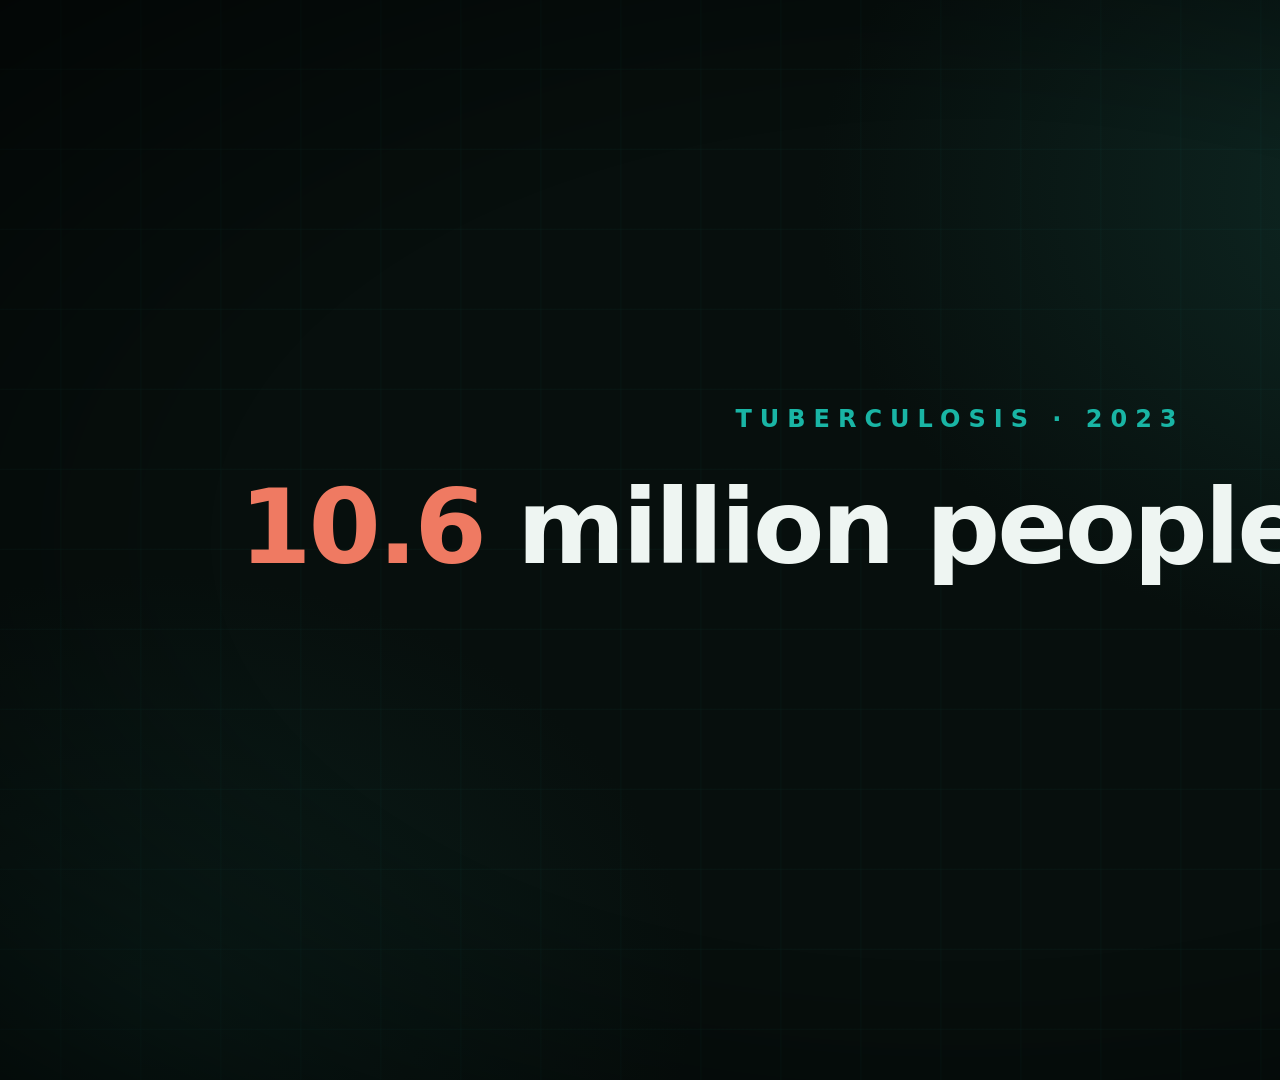
<file: assets/trailer/trailer.html>
<!doctype html>
<html lang="en">
<head>
<meta charset="utf-8">
<title>PulmoSight Trailer</title>
<style>
  :root { --bg:#070f0d; --ink:#eef5f2; --muted:#8fa49d; --teal:#19b5a5; --teal2:#0b8a7e; --coral:#ef7a62; --violet:#8b5cf6; --slate:#8796ab; --amber:#f59e0b; }
  * { box-sizing:border-box; margin:0; padding:0; }
  html, body { width:1920px; height:1080px; overflow:hidden; background:var(--bg); color:var(--ink);
               font-family:"Segoe UI Variable Display", "Segoe UI", system-ui, sans-serif; }
  #stage { position:relative; width:1920px; height:1080px; overflow:hidden;
           background:radial-gradient(1100px 760px at 78% 18%, #0f2b26 0%, transparent 62%), radial-gradient(900px 700px at 8% 92%, #0b1f1b 0%, transparent 60%), var(--bg); }
  #grid { position:absolute; inset:-80px; background-image:linear-gradient(rgba(25,181,165,.045) 1px, transparent 1px), linear-gradient(90deg, rgba(25,181,165,.045) 1px, transparent 1px); background-size:80px 80px; }
  #vignette { position:absolute; inset:0; pointer-events:none; background:radial-gradient(ellipse at center, transparent 55%, rgba(0,0,0,.55) 100%); }
  .scene { position:absolute; inset:0; opacity:0; }
  .center { display:flex; flex-direction:column; align-items:center; justify-content:center; text-align:center; }
  .kicker { font-size:24px; letter-spacing:8px; text-transform:uppercase; color:var(--teal); font-weight:600; }
  .big { font-size:104px; font-weight:700; letter-spacing:-3px; line-height:1.04; }
  .mid { font-size:60px; font-weight:650; letter-spacing:-1.5px; line-height:1.12; }
  .small { font-size:30px; color:var(--muted); line-height:1.45; }
  .accent { color:var(--teal); } .coral { color:var(--coral); } .amber { color:var(--amber); }
  .src { position:absolute; bottom:56px; left:0; right:0; text-align:center; font-size:20px; color:#5f746d; }
  .tile { position:absolute; width:150px; height:150px; border-radius:10px; overflow:hidden; background:#000; }
  .tile img { width:100%; height:100%; object-fit:cover; display:block; }
  .xray { position:absolute; border-radius:18px; overflow:hidden; box-shadow:0 40px 120px rgba(0,0,0,.65), 0 0 0 1px rgba(25,181,165,.28); }
  .xray img { width:100%; height:100%; object-fit:cover; display:block; }
  .scan { position:absolute; left:0; right:0; height:6px; background:linear-gradient(90deg, transparent, var(--teal), transparent); box-shadow:0 0 34px 10px rgba(25,181,165,.5); }
  .fm { position:absolute; width:150px; height:150px; border-radius:10px; overflow:hidden; box-shadow:0 14px 40px rgba(0,0,0,.6); border:1px solid rgba(25,181,165,.35); }
  .fm img { width:100%; height:100%; display:block; image-rendering:pixelated; }
  .fmlabel { position:absolute; width:220px; text-align:center; font-size:24px; color:var(--muted); }
  .fmlabel b { display:block; color:var(--ink); font-size:28px; }
  .flow { position:absolute; height:3px; background:linear-gradient(90deg, transparent, var(--teal), transparent); }
  .netcard { position:absolute; width:500px; border-radius:26px; padding:40px 44px; background:rgba(255,255,255,.045); border:1px solid rgba(255,255,255,.1); }
  .netcard .name { font-size:40px; font-weight:700; } .netcard .desc { font-size:24px; color:var(--muted); margin-top:8px; min-height:66px; }
  .netcard .acc { font-size:92px; font-weight:700; letter-spacing:-2px; margin-top:22px; font-variant-numeric:tabular-nums; }
  .netcard .lbl { font-size:22px; color:var(--muted); }
  .netcard .bar { height:10px; border-radius:99px; background:rgba(255,255,255,.08); margin-top:22px; overflow:hidden; } .netcard .bar i { display:block; height:100%; width:0; border-radius:99px; }
  .orb { position:absolute; width:440px; height:440px; border-radius:50%; display:flex; flex-direction:column; align-items:center; justify-content:center;
         background:radial-gradient(circle at 35% 30%, #fbbf24 0%, #d97706 55%, #92400e 100%); box-shadow:0 0 120px 30px rgba(245,158,11,.35); color:#1c1002; }
  .orb .n { font-size:118px; font-weight:800; letter-spacing:-3px; line-height:1; font-variant-numeric:tabular-nums; } .orb .l { font-size:30px; font-weight:700; margin-top:8px; }
  .browser { position:absolute; border-radius:18px; overflow:hidden; background:#f5f6f1; box-shadow:0 50px 140px rgba(0,0,0,.7), 0 0 0 1px rgba(255,255,255,.08); }
  .browser .bar { height:46px; background:#e3e8e3; display:flex; align-items:center; gap:10px; padding:0 18px; }
  .browser .bar i { width:14px; height:14px; border-radius:50%; display:block; }
  .browser .bar span { margin-left:24px; flex:1; height:28px; border-radius:8px; background:#fff; color:#55625e; font-size:17px; display:flex; align-items:center; padding-left:14px; }
  .browser .view { position:relative; overflow:hidden; }
  .browser .view img { position:absolute; left:0; top:0; width:100%; }
  .stat { display:flex; flex-direction:column; align-items:center; gap:6px; }
  .stat b { font-size:84px; font-weight:700; color:var(--teal); letter-spacing:-2px; font-variant-numeric:tabular-nums; } .stat span { font-size:27px; color:var(--muted); }
  .mark { width:150px; height:150px; border-radius:38px; background:linear-gradient(135deg, var(--teal), var(--teal2)); display:grid; place-items:center; box-shadow:0 22px 80px rgba(25,181,165,.4); }
  .ring { position:absolute; left:50%; top:50%; border-radius:50%; border:2px solid rgba(25,181,165,.5); transform:translate(-50%, -50%); }
  .ecg { position:absolute; left:0; top:0; }
</style>
</head>
<body>
<div id="stage">
  <div id="grid"></div>

  <!-- 1 · The problem -->
  <div class="scene center" id="s1">
    <svg class="ecg" id="ecg" width="1920" height="1080" viewBox="0 0 1920 1080">
      <path id="ecgpath" d="M0 540 H640 l40 -10 l30 20 l40 -170 l50 330 l40 -230 l30 60 l30 0 H1920" fill="none" stroke="#19b5a5" stroke-width="4" stroke-linejoin="round" opacity=".55"/>
    </svg>
    <div class="kicker" id="s1k" style="margin-bottom:40px">Tuberculosis · 2023</div>
    <div class="big" id="s1a"><span class="coral" id="s1n">0</span> million people fell ill.</div>
    <div class="mid" id="s1b" style="margin-top:26px;color:var(--muted)"><span class="ink" style="color:var(--ink)">1.25 million</span> died.</div>
    <div class="src" id="s1s">Source: WHO Global Tuberculosis Report 2024</div>
  </div>

  <!-- 2 · The X-ray wall -->
  <div class="scene" id="s2">
    <div id="wall" style="position:absolute;inset:0"></div>
    <div id="s2shade" style="position:absolute;inset:0;background:linear-gradient(90deg, rgba(7,15,13,.97) 0%, rgba(7,15,13,.85) 42%, rgba(7,15,13,.25) 75%, rgba(7,15,13,.1) 100%)"></div>
    <div class="mid" id="s2a" style="position:absolute;left:150px;top:370px;width:900px">Chest X-rays are the<br><span class="accent">front line</span> of TB screening.</div>
    <div class="small" id="s2b" style="position:absolute;left:150px;top:560px;width:820px">Reading every one of them takes radiologists' time<br>that many health systems simply don't have.</div>
  </div>

  <!-- 3 · Logo -->
  <div class="scene center" id="s3">
    <div class="ring" id="r1"></div><div class="ring" id="r2"></div>
    <div style="display:flex;align-items:center;gap:40px" id="s3logo">
      <div class="mark">
        <svg width="98" height="98" viewBox="0 0 92 92" fill="none">
          <path d="M43 14v26c0 6-4 9-8 11" stroke="#04201c" stroke-width="5" stroke-linecap="round"/>
          <path d="M49 14v26c0 6 4 9 8 11" stroke="#04201c" stroke-width="5" stroke-linecap="round"/>
          <path d="M34 30c-12 4-22 18-22 36 0 9 5 13 12 11l12-4c4-1 6-5 6-9V36c0-4-4-7-8-6z" fill="#04201c"/>
          <path d="M58 30c12 4 22 18 22 36 0 9-5 13-12 11l-12-4c-4-1-6-5-6-9V36c0-4 4-7 8-6z" fill="#04201c"/>
        </svg>
      </div>
      <div style="font-size:160px;font-weight:700;letter-spacing:-5px">Pulmo<span class="accent">Sight</span></div>
    </div>
    <div class="small" id="s3t" style="margin-top:44px;font-size:40px">AI that reads chest X-rays for signs of tuberculosis</div>
  </div>

  <!-- 4 · Inside the network -->
  <div class="scene" id="s4">
    <div class="kicker" id="s4k" style="position:absolute;left:0;right:0;top:110px;text-align:center">Inside the network</div>
    <div class="mid" id="s4h" style="position:absolute;left:0;right:0;top:160px;text-align:center">Every layer sees the X-ray differently</div>
    <div class="xray" id="s4x" style="left:110px;top:400px;width:300px;height:300px"><img src="xray.png" alt=""></div>
    <div id="fmaps"></div>
    <div id="s4out" style="position:absolute;left:1640px;top:440px;width:200px;text-align:center">
      <div style="font-size:24px;color:var(--muted)">TB probability</div>
      <div style="font-size:84px;font-weight:700;color:var(--coral);font-variant-numeric:tabular-nums" id="s4p">0%</div>
    </div>
    <div class="small" id="s4c" style="position:absolute;left:0;right:0;top:880px;text-align:center;font-size:26px">Real activations of PulmoNet on this X-ray · resolution falls, abstraction rises</div>
  </div>

  <!-- 5 · Three networks -->
  <div class="scene" id="s5">
    <div class="kicker" id="s5k" style="position:absolute;left:0;right:0;top:120px;text-align:center">Three architectures · one fair test</div>
    <div class="mid" id="s5h" style="position:absolute;left:0;right:0;top:170px;text-align:center">Same 13,445 training X-rays. Same rules.</div>
    <div class="netcard" id="c1" style="left:150px;top:330px"><div class="name">Simple CNN</div><div class="desc">5 plain conv blocks · 0.39 M params · from scratch</div><div class="acc" id="a1">0.0%</div><div class="lbl">test accuracy</div><div class="bar"><i id="b1" style="background:var(--slate)"></i></div></div>
    <div class="netcard" id="c2" style="left:710px;top:330px"><div class="name">PulmoNet</div><div class="desc">custom residual CNN · 4.1 M params · from scratch</div><div class="acc" id="a2">0.0%</div><div class="lbl">test accuracy</div><div class="bar"><i id="b2" style="background:var(--violet)"></i></div></div>
    <div class="netcard" id="c3" style="left:1270px;top:330px"><div class="name">EfficientNet-B0</div><div class="desc">ImageNet transfer learning · 4.0 M params</div><div class="acc" id="a3">0.0%</div><div class="lbl">test accuracy</div><div class="bar"><i id="b3" style="background:var(--teal)"></i></div></div>
    <div class="small" id="s5c" style="position:absolute;left:0;right:0;top:860px;text-align:center">Scored on 1,681 X-rays none of them ever saw.</div>
  </div>

  <!-- 6 · Ensemble -->
  <div class="scene" id="s6">
    <div class="kicker" id="s6k" style="position:absolute;left:0;right:0;top:110px;text-align:center;color:var(--amber)">Better together</div>
    <svg id="s6lines" width="1920" height="1080" style="position:absolute;left:0;top:0">
      <path id="l1" d="M410 300 C 640 300, 780 540, 960 540" fill="none" stroke="#8796ab" stroke-width="5"/>
      <path id="l2" d="M410 540 C 640 540, 780 540, 960 540" fill="none" stroke="#8b5cf6" stroke-width="5"/>
      <path id="l3" d="M410 780 C 640 780, 780 540, 960 540" fill="none" stroke="#19b5a5" stroke-width="5"/>
    </svg>
    <div id="s6n1" style="position:absolute;left:110px;top:270px;font-size:34px;font-weight:600">Simple CNN <span style="color:var(--muted);font-size:26px">30%</span></div>
    <div id="s6n2" style="position:absolute;left:110px;top:510px;font-size:34px;font-weight:600">PulmoNet <span style="color:var(--muted);font-size:26px">20%</span></div>
    <div id="s6n3" style="position:absolute;left:110px;top:750px;font-size:34px;font-weight:600">EfficientNet <span style="color:var(--muted);font-size:26px">50%</span></div>
    <div class="orb" id="orb" style="left:960px;top:540px;transform:translate(-50%,-50%) scale(0)"><div class="n" id="s6a">0.0%</div><div class="l">Ensemble accuracy</div></div>
    <div id="s6t" style="position:absolute;left:1240px;top:400px;width:600px">
      <div class="mid" style="font-size:52px">A weighted vote<br>beats every single model.</div>
      <div class="small" style="margin-top:22px">+1.4 points over EfficientNet-B0<br>statistically significant · p = 0.007</div>
    </div>
  </div>

  <!-- 7 · The product -->
  <div class="scene" id="s7">
    <div class="kicker" id="s7k" style="position:absolute;left:150px;top:150px">The app</div>
    <div class="mid" id="s7h" style="position:absolute;left:150px;top:200px;width:560px;font-size:56px">Upload.<br>Choose a model.<br><span class="accent">Get an answer you can read.</span></div>
    <div class="small" id="s7c" style="position:absolute;left:150px;top:560px;width:540px;font-size:26px">Calibrated TB probability, how certain the call is, how each network voted, and what to do next.</div>
    <div class="browser" id="br" style="left:780px;top:130px;width:1040px;height:760px">
      <div class="bar"><i style="background:#ef6b5f"></i><i style="background:#f3bd4f"></i><i style="background:#5fc86a"></i><span>PulmoSight · Test an X-ray</span></div>
      <div class="view" style="height:714px">
        <img id="shotA" src="shots/test_sample1.png" alt="">
        <img id="shotB" src="shots/comparison.png" alt="" style="opacity:0">
      </div>
    </div>
  </div>

  <!-- 8 · End card -->
  <div class="scene center" id="s8">
    <div style="display:flex;align-items:center;gap:34px" id="s8t">
      <div class="mark" style="width:120px;height:120px;border-radius:30px">
        <svg width="78" height="78" viewBox="0 0 92 92" fill="none"><path d="M43 14v26c0 6-4 9-8 11" stroke="#04201c" stroke-width="5" stroke-linecap="round"/><path d="M49 14v26c0 6 4 9 8 11" stroke="#04201c" stroke-width="5" stroke-linecap="round"/><path d="M34 30c-12 4-22 18-22 36 0 9 5 13 12 11l12-4c4-1 6-5 6-9V36c0-4-4-7-8-6z" fill="#04201c"/><path d="M58 30c12 4 22 18 22 36 0 9-5 13-12 11l-12-4c-4-1-6-5-6-9V36c0-4 4-7 8-6z" fill="#04201c"/></svg>
      </div>
      <div style="font-size:128px;font-weight:700;letter-spacing:-4px">Pulmo<span class="accent">Sight</span></div>
    </div>
    <div style="display:flex;gap:130px;margin-top:70px" id="s8s">
      <div class="stat"><b id="k1">0</b><span>chest X-rays</span></div>
      <div class="stat"><b>3 + 1</b><span>CNNs + ensemble</span></div>
      <div class="stat"><b id="k3">0.0%</b><span>test accuracy</span></div>
    </div>
    <div class="small" id="s8b" style="margin-top:76px;font-size:34px;color:var(--ink)">Try it live · built with PyTorch &amp; Streamlit</div>
    <div class="small" id="s8d" style="margin-top:16px;font-size:22px">Research project · not a diagnostic device</div>
  </div>

  <div id="vignette"></div>
  <div id="flash" style="position:absolute;inset:0;background:#fff;opacity:0;pointer-events:none"></div>
</div>

<script>
const DURATION = 46;
const $ = (id) => document.getElementById(id);
const clamp = (x, a = 0, b = 1) => Math.min(b, Math.max(a, x));
const ramp = (t, a, b) => clamp((t - a) / (b - a));
const ease = (x) => { x = clamp(x); return x < 0.5 ? 4 * x * x * x : 1 - Math.pow(-2 * x + 2, 3) / 2; };
const out = (x) => 1 - Math.pow(1 - clamp(x), 3);
const back = (x) => { x = clamp(x); const c = 1.7; return 1 + (c + 1) * Math.pow(x - 1, 3) + c * Math.pow(x - 1, 2); };
const vis = (t, a, b, f = 0.7) => ramp(t, a, a + f) * (1 - ramp(t, b - f, b));
function enter(el, t, a, dy = 40, d = 0.9) { const p = out(ramp(t, a, a + d)); el.style.opacity = p; el.style.transform = `translateY(${(1 - p) * dy}px)`; }
const fmt = (v, d = 1) => v.toFixed(d);

// --- X-ray wall (scene 2): sample thumbnails tiled with varied tone
const wall = $("wall"), TILES = [];
const thumbs = [1, 2, 3, 4, 5, 6].map((i) => `../samples/sample_${i}_thumb.jpg`);
for (let r = 0; r < 8; r++) for (let c = 0; c < 13; c++) {
  const d = document.createElement("div"); d.className = "tile";
  d.style.left = `${c * 166 - 60 + (r % 2) * 83}px`; d.style.top = `${r * 166 - 120}px`;
  const k = (r * 7 + c * 3) % 6, img = document.createElement("img"); img.src = thumbs[k];
  img.style.filter = `brightness(${0.55 + ((r * 13 + c * 7) % 10) / 22}) contrast(1.1)`;
  if ((r + c) % 3 === 0) img.style.transform = "scaleX(-1)";
  d.appendChild(img); wall.appendChild(d); TILES.push({ el: d, r, c, seed: ((r * 31 + c * 17) % 23) / 23 });
}

// --- feature maps (scene 4): real PulmoNet activations, 3 per stage
const STAGES = [["stem", "128 × 128", "Stem"], ["stage2", "64 × 64", "Stage 2"], ["stage3", "32 × 32", "Stage 3"], ["stage4", "16 × 16", "Stage 4"]];
const fmaps = $("fmaps"), FM = [];
STAGES.forEach(([key, res, label], s) => {
  const x0 = 520 + s * 270;
  for (let j = 0; j < 3; j++) {
    const d = document.createElement("div"); d.className = "fm";
    const size = 170 - s * 22; d.style.width = d.style.height = `${size}px`;
    d.style.left = `${x0 + j * 18}px`; d.style.top = `${550 - size / 2 - 60 + j * 60}px`;
    d.innerHTML = `<img src="fmaps/${key}_${j}.png" alt="">`; fmaps.appendChild(d); FM.push({ el: d, s, j });
  }
  const l = document.createElement("div"); l.className = "fmlabel"; l.style.left = `${x0 - 25}px`; l.style.top = "770px";
  l.innerHTML = `<b>${label}</b>${res}`; fmaps.appendChild(l); FM.push({ el: l, s, j: 3, label: true });
});
const flows = [];
for (let s = 0; s < 5; s++) { const f = document.createElement("div"); f.className = "flow"; f.style.left = `${420 + s * 270}px`; f.style.top = "548px"; f.style.width = "90px"; fmaps.appendChild(f); flows.push(f); }

// ECG path length
const ecg = $("ecgpath"), ECGLEN = ecg.getTotalLength(); ecg.style.strokeDasharray = ECGLEN;
["l1", "l2", "l3"].forEach((id) => { const p = $(id); const L = p.getTotalLength(); p.style.strokeDasharray = L; p.dataset.len = L; });

function render(t) {
  $("grid").style.transform = `translate(${-(t * 7) % 80}px, ${-(t * 4) % 80}px)`;
  $("flash").style.opacity = 0.18 * (1 - ramp(t, 11.2, 11.9)) * ramp(t, 11.0, 11.2);

  // 1 · 0–5.6 — the problem
  $("s1").style.opacity = vis(t, 0, 5.6);
  ecg.style.strokeDashoffset = ECGLEN * (1 - ease(ramp(t, 0.1, 1.6)));
  $("ecg").style.opacity = 1 - ramp(t, 1.6, 2.4);
  enter($("s1k"), t, 1.4, 20); enter($("s1a"), t, 1.8); enter($("s1b"), t, 3.1, 25); enter($("s1s"), t, 3.6, 10);
  $("s1n").textContent = fmt(10.8 * ease(ramp(t, 1.9, 3.0)));

  // 2 · 5.4–11.2 — X-ray wall
  $("s2").style.opacity = vis(t, 5.4, 11.2);
  const z = 1.18 - 0.14 * ease(ramp(t, 5.4, 11.2));
  wall.style.transform = `scale(${z}) translate(${(1 - ramp(t, 5.4, 11.2)) * 40}px, 0)`;
  TILES.forEach(({ el, seed }) => { el.style.opacity = out(ramp(t, 5.5 + seed * 1.6, 6.2 + seed * 1.6)); });
  enter($("s2a"), t, 6.4); enter($("s2b"), t, 7.6, 25);

  // 3 · 11.0–15.8 — logo
  $("s3").style.opacity = vis(t, 11.0, 15.8);
  const lp = back(ramp(t, 11.2, 12.3));
  $("s3logo").style.opacity = ramp(t, 11.2, 11.7); $("s3logo").style.transform = `scale(${0.8 + 0.2 * lp})`;
  [["r1", 11.2], ["r2", 11.5]].forEach(([id, a]) => { const p = out(ramp(t, a, a + 2.2)); const s = 200 + 1500 * p;
    $(id).style.width = $(id).style.height = `${s}px`; $(id).style.opacity = (1 - p) * 0.8; });
  enter($("s3t"), t, 12.6, 25);

  // 4 · 15.6–23.4 — inside the network
  $("s4").style.opacity = vis(t, 15.6, 23.4);
  enter($("s4k"), t, 15.8, 15); enter($("s4h"), t, 16.0, 25);
  const xp = out(ramp(t, 16.3, 17.1)); $("s4x").style.opacity = xp; $("s4x").style.transform = `scale(${0.9 + 0.1 * xp})`;
  FM.forEach(({ el, s, j, label }) => { const a = 17.0 + s * 0.85 + (label ? 0.25 : j * 0.12); const p = out(ramp(t, a, a + 0.6));
    el.style.opacity = p; el.style.transform = `translateX(${(1 - p) * -40}px) scale(${0.85 + 0.15 * p})`; });
  flows.forEach((f, s) => { const a = 16.8 + s * 0.85; const p = ramp(t, a, a + 0.5); f.style.opacity = p * (1 - 0.5 * ramp(t, a + 0.6, a + 1.2)); f.style.transform = `scaleX(${p})`; f.style.transformOrigin = "left"; });
  $("s4out").style.opacity = out(ramp(t, 20.4, 21.0));
  $("s4p").textContent = `${fmt(97.5 * ease(ramp(t, 20.5, 21.8)), 1)}%`;
  enter($("s4c"), t, 21.2, 15);

  // 5 · 23.2–30.6 — three networks
  $("s5").style.opacity = vis(t, 23.2, 30.6);
  enter($("s5k"), t, 23.4, 15); enter($("s5h"), t, 23.6, 25);
  [83.5, 83.5, 85.4].forEach((v, i) => {
    enter($(`c${i + 1}`), t, 24.2 + i * 0.35, 60);
    const p = ease(ramp(t, 25.0 + i * 0.35, 26.8 + i * 0.35));
    $(`a${i + 1}`).textContent = `${fmt(v * p)}%`; $(`b${i + 1}`).style.width = `${v * p}%`;
  });
  const g = ramp(t, 27.4, 28.0); $("c3").style.boxShadow = `0 0 ${60 * g}px ${6 * g}px rgba(25,181,165,.35)`; $("c3").style.borderColor = `rgba(25,181,165,${0.1 + 0.5 * g})`;
  enter($("s5c"), t, 27.6, 15);

  // 6 · 30.4–36.6 — ensemble
  $("s6").style.opacity = vis(t, 30.4, 36.6);
  enter($("s6k"), t, 30.6, 15);
  ["s6n1", "s6n2", "s6n3"].forEach((id, i) => enter($(id), t, 30.8 + i * 0.2, 0));
  ["l1", "l2", "l3"].forEach((id, i) => { const p = $(id); p.style.strokeDashoffset = p.dataset.len * (1 - ease(ramp(t, 31.3 + i * 0.15, 32.6 + i * 0.15))); });
  const ob = back(ramp(t, 32.5, 33.4)); $("orb").style.transform = `translate(-50%,-50%) scale(${ob})`;
  $("s6a").textContent = `${fmt(86.7 * ease(ramp(t, 32.7, 34.0)))}%`;
  enter($("s6t"), t, 33.6, 30);

  // 7 · 36.4–42.4 — the product
  $("s7").style.opacity = vis(t, 36.4, 42.4);
  enter($("s7k"), t, 36.6, 15); enter($("s7h"), t, 36.8, 30); enter($("s7c"), t, 37.6, 20);
  const bp = out(ramp(t, 36.7, 37.7)); $("br").style.opacity = bp; $("br").style.transform = `translateY(${(1 - bp) * 80}px) perspective(2000px) rotateY(${(1 - bp) * -8}deg)`;
  $("shotA").style.transform = `translateY(${-ease(ramp(t, 37.6, 39.6)) * 120}px)`;
  $("shotB").style.opacity = ease(ramp(t, 39.8, 40.5)); $("shotB").style.transform = `translateY(${-ease(ramp(t, 40.4, 42.2)) * 140}px)`;

  // 8 · 42.2–46 — end card
  $("s8").style.opacity = ramp(t, 42.2, 42.9) * (1 - ramp(t, 45.4, 46));
  enter($("s8t"), t, 42.4); enter($("s8s"), t, 43.0); enter($("s8b"), t, 43.6, 20); enter($("s8d"), t, 43.9, 10);
  const kp = ease(ramp(t, 43.0, 44.2));
  $("k1").textContent = Math.round(16785 * kp).toLocaleString("en-US"); $("k3").textContent = `${fmt(86.7 * kp)}%`;
}

if (!window.__FRAME_MODE__) {
  const t0 = performance.now();
  (function loop(now) { render(((now - t0) / 1000) % DURATION); requestAnimationFrame(loop); })(t0);
}
</script>
</body>
</html>
</file>
